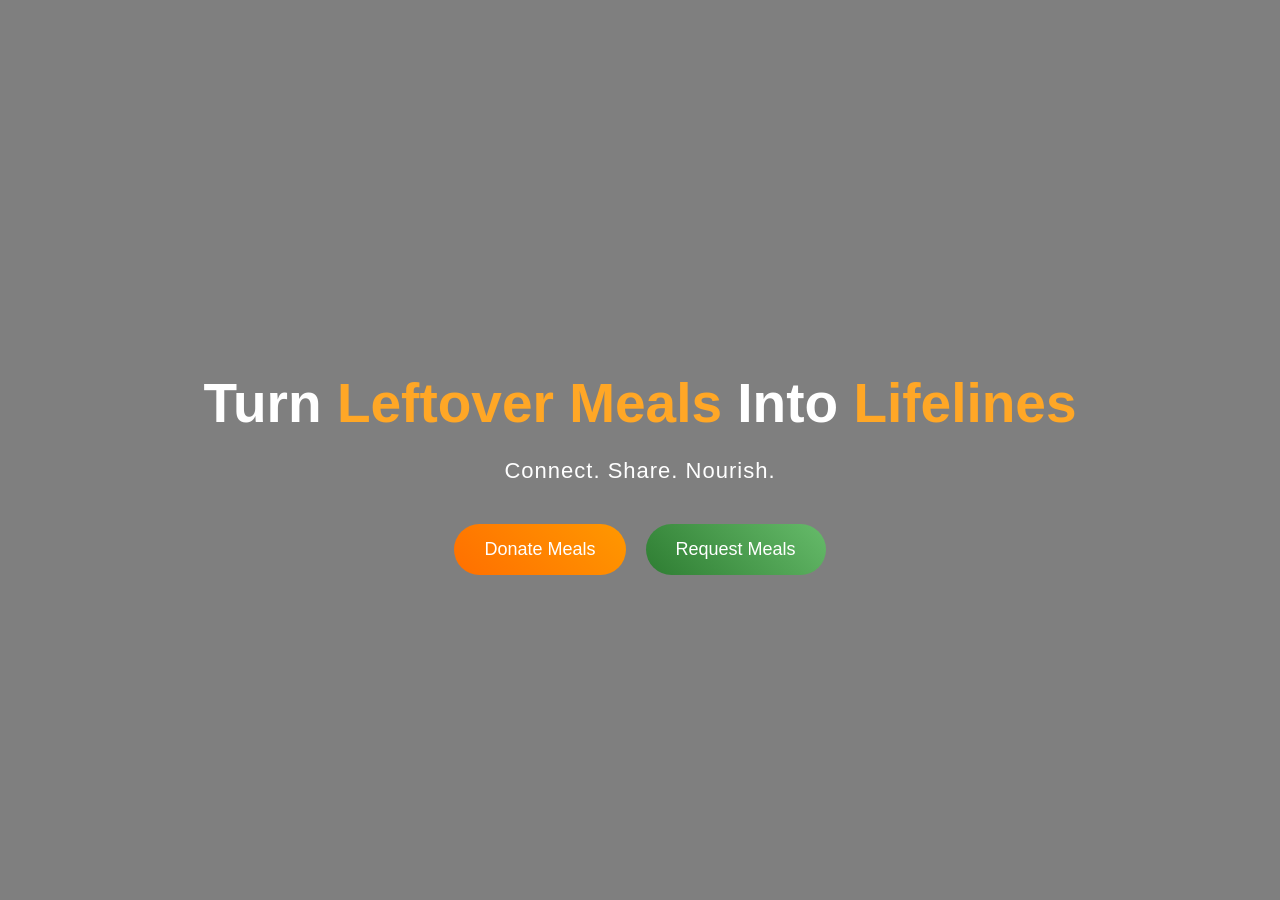
<file: index.html>
<!DOCTYPE html>
<html lang="en">
<head>
    <meta charset="UTF-8">
    <meta name="viewport" content="width=device-width, initial-scale=1.0">
    <title>Document</title>
    <style>
        body {
          margin: 0;
          font-family: Arial;
          background: url("https://images.unsplash.com/photo-1600891964599-f61ba0e24092") no-repeat center center/cover;
        }
        .hero {
        height: 100vh;
        display: flex;
        align-items: center;
        justify-content: center;
        position: relative;
        }

        /* Dark overlay like your image */
        .hero::before {
        content: "";
        position: absolute;
        top: 0;
        left: 0;
        width: 100%;
        height: 100%;
        background: rgba(0, 0, 0, 0.5);
        }

        .overlay {
        position: relative;
        text-align: center;
        color: white;
        z-index: 1;
        padding: 20px;
        }

        .overlay h1 {
        font-size: 55px;
        font-weight: bold;
        margin-bottom: 20px;
        line-height: 1.2;
        }

        .overlay h1 span {
        color: #ffa726;
        }

        .highlight {
        color: #ff6f00;
        }

        .overlay p {
        font-size: 22px;
        margin-bottom: 40px;
        letter-spacing: 1px;
        }

        /* Buttons */
        .buttons {
        display: flex;
        justify-content: center;
        gap: 20px;
        flex-wrap: wrap;
        }

        .buttons button {
        padding: 15px 30px;
        font-size: 18px;
        border: none;
        border-radius: 40px;
        cursor: pointer;
        transition: 0.3s ease;
        }

        /* Donate Button */
        .donate {
        background: linear-gradient(45deg, #ff6f00, #ff9800);
        color: white;
        }

        /* Request Button */
        .request {
        background: linear-gradient(45deg, #2e7d32, #66bb6a);
        color: white;
        }

        .buttons button:hover {
        transform: scale(1.05);
        opacity: 0.9;
        }
    </style>
</head>
<body>
    <section class="hero">
  <div class="overlay">
    <h1>
      Turn <span>Leftover Meals</span> Into <span class="highlight">Lifelines</span>
    </h1>
    <p>Connect. Share. Nourish.</p>

    <div class="buttons">
      <button class="donate" onclick="goToDonate()">Donate Meals</button>
      <button class="request" onclick="goToRequest()">Request Meals</button>
    </div>
    <script>
    function goToDonate() {
    window.location.href = "donate.html";
    }
    function goToRequest() {
    window.location.href = "request.html";
    }
    </script>
  </div>
  </section>
</body>
</html>
</file>
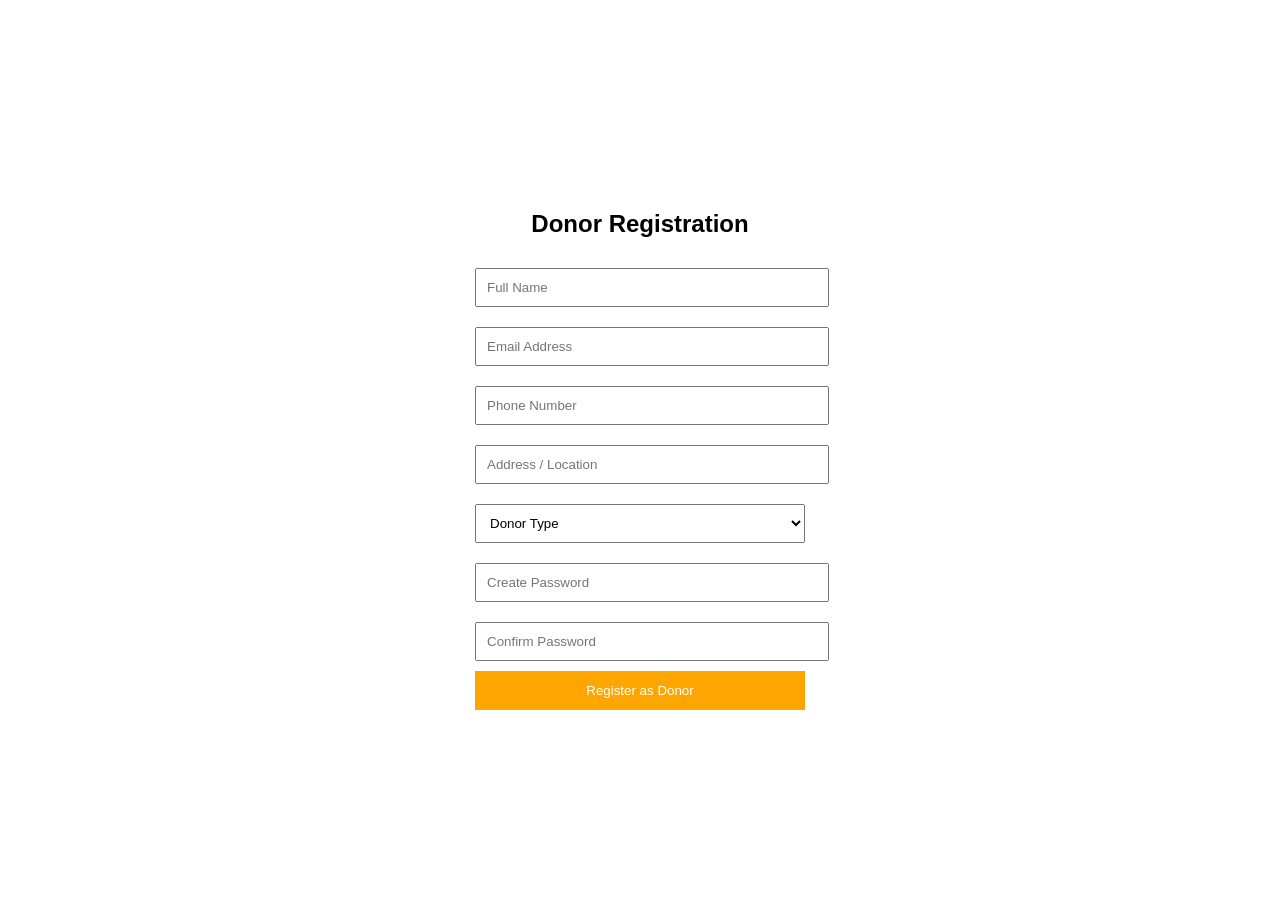
<file: donate.html>
<!DOCTYPE html>
<html>
<head>
  <title>Donor Registration</title>
  <link rel="stylesheet" href="style.css">
</head>
<body>
<div class="container">
  <form class="form">

    <h2>Donor Registration</h2>

    <!-- Personal Details -->
    <input type="text" placeholder="Full Name" required>

    <input type="email" placeholder="Email Address" required>

    <input type="text" placeholder="Phone Number" required>

    <!-- Address -->
    <input type="text" placeholder="Address / Location" required>

    <!-- Donor Type -->
    <select required>
      <option value="">Donor Type</option>
      <option>Individual</option>
      <option>Restaurant</option>
      <option>NGO</option>
    </select>

    <!-- Password -->
    <input type="password" placeholder="Create Password" required>

    <input type="password" placeholder="Confirm Password" required>

    <!-- Submit -->
    <button type="submit" onclick="goTodonMod()">Register as Donor</button>
    <script>
      function goTodonMod(){
        window.location.href = "donorDashboard.html";
      }
    </script>
  </form>
</div>

</body>
</html>
</file>
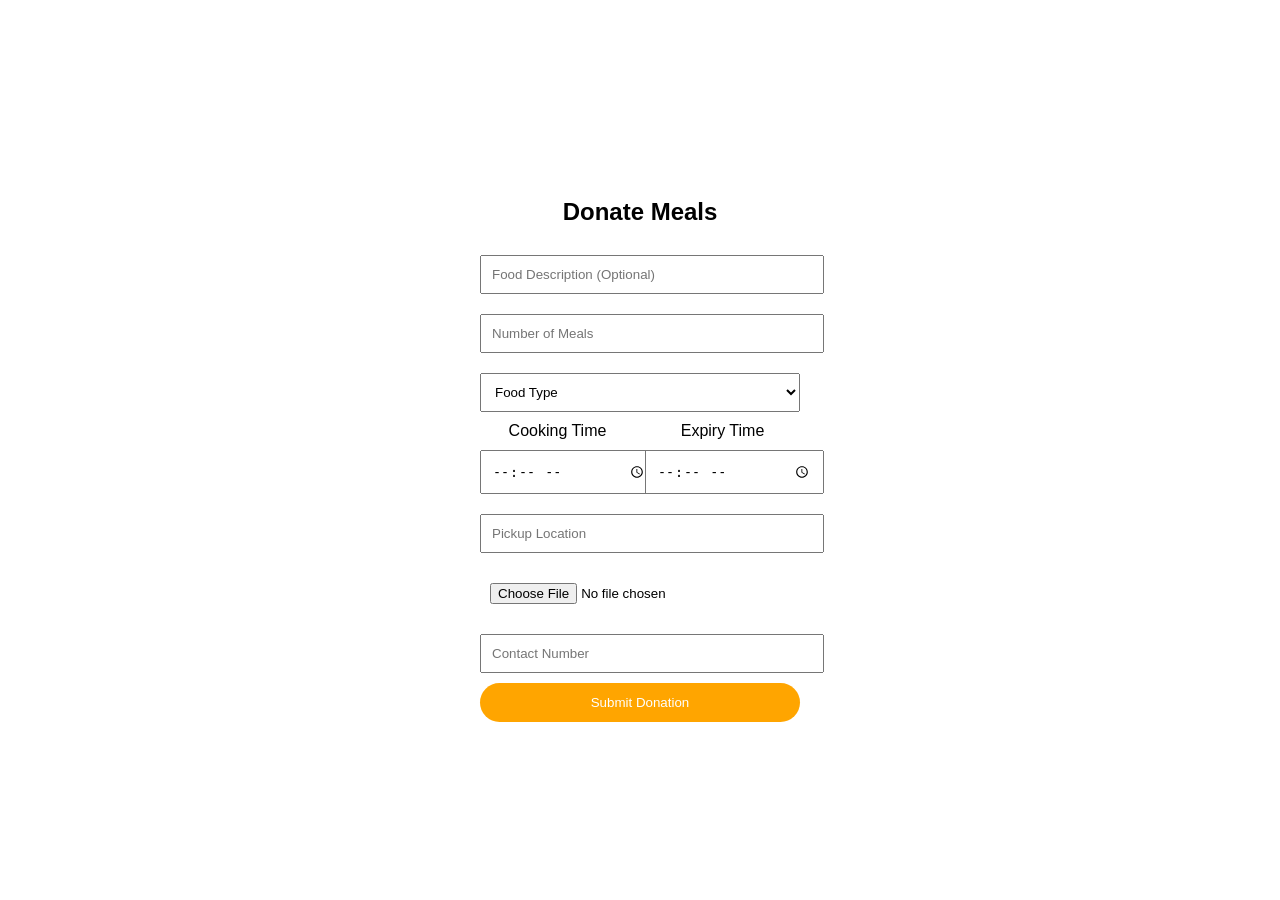
<file: donateform.html>
<!DOCTYPE html>
<html>
<head>
  <title>Donate Meals</title>
  <style>
    body {
      margin: 0;
      font-family: Arial;
      background: url("https://images.unsplash.com/photo-1600891964599-f61ba0e24092") no-repeat center center/cover;
    }

    .container {
      height: 100vh;
      display: flex;
      justify-content: center;
      align-items: center;
    }

    .form {
      background: white;
      padding: 25px;
      width: 320px;
      border-radius: 10px;
      text-align: center;
    }

    input, select {
      width: 100%;
      padding: 10px;
      margin: 10px 0;
    }

    .row {
      display: flex;
      gap: 10px;
    }

    .row div {
      width: 50%;
    }

    button {
      width: 100%;
      padding: 12px;
      background: orange;
      color: white;
      border: none;
      border-radius: 20px;
      cursor: pointer;
    }

    /* SUCCESS POPUP */
    .popup {
      position: fixed;
      top: 0;
      left: 0;
      width: 100%;
      height: 100%;
      background: rgba(0,0,0,0.6);
      display: none;
      justify-content: center;
      align-items: center;
    }

    .popup-box {
      background: white;
      padding: 30px;
      border-radius: 15px;
      text-align: center;
      width: 350px;
    }

    .check {
      font-size: 50px;
      color: green;
    }

    .popup-box h2 {
      margin: 10px 0;
    }

    .popup-box p {
      color: #555;
    }

    .popup-buttons {
      margin-top: 20px;
      display: flex;
      gap: 10px;
    }

    .popup-buttons button {
      flex: 1;
    }

    .ok {
      background: gray;
    }

  </style>
</head>
<body>

<div class="container">

  <form class="form" onsubmit="showPopup(event)">
    <h2>Donate Meals</h2>

    <input type="text" placeholder="Food Description (Optional)">
    <input type="number" placeholder="Number of Meals" required>

    <select required>
      <option>Food Type</option>
      <option>Veg</option>
      <option>Non-Veg</option>
    </select>

    <div class="row">
      <div>
        <label>Cooking Time</label>
        <input type="time">
      </div>
      <div>
        <label>Expiry Time</label>
        <input type="time">
      </div>
    </div>

    <input type="text" placeholder="Pickup Location">
    <input type="file">
    <input type="text" placeholder="Contact Number">

    <button type="submit">Submit Donation</button>
  </form>

</div>

<!-- SUCCESS POPUP -->
<div class="popup" id="popup">
  <div class="popup-box">
    <div class="check">✔</div>
    <h2>Thank You!</h2>
    <p>Your donation has been successfully submitted 🎉</p>
    <p>Volunteers will contact you soon.</p>

    <div class="popup-buttons">
      <button onclick="goToDashboard()">Back to Dashboard</button>
      <button class="ok" onclick="closePopup()">OK</button>
    </div>
  </div>
</div>

<script>
function showPopup(event) {
  event.preventDefault(); // stop form refresh
  document.getElementById("popup").style.display = "flex";
}

function closePopup() {
  document.getElementById("popup").style.display = "none";
}

function goToDashboard() {
  window.location.href = "donorDashboard.html";
}
</script>

</body>
</html>
</file>
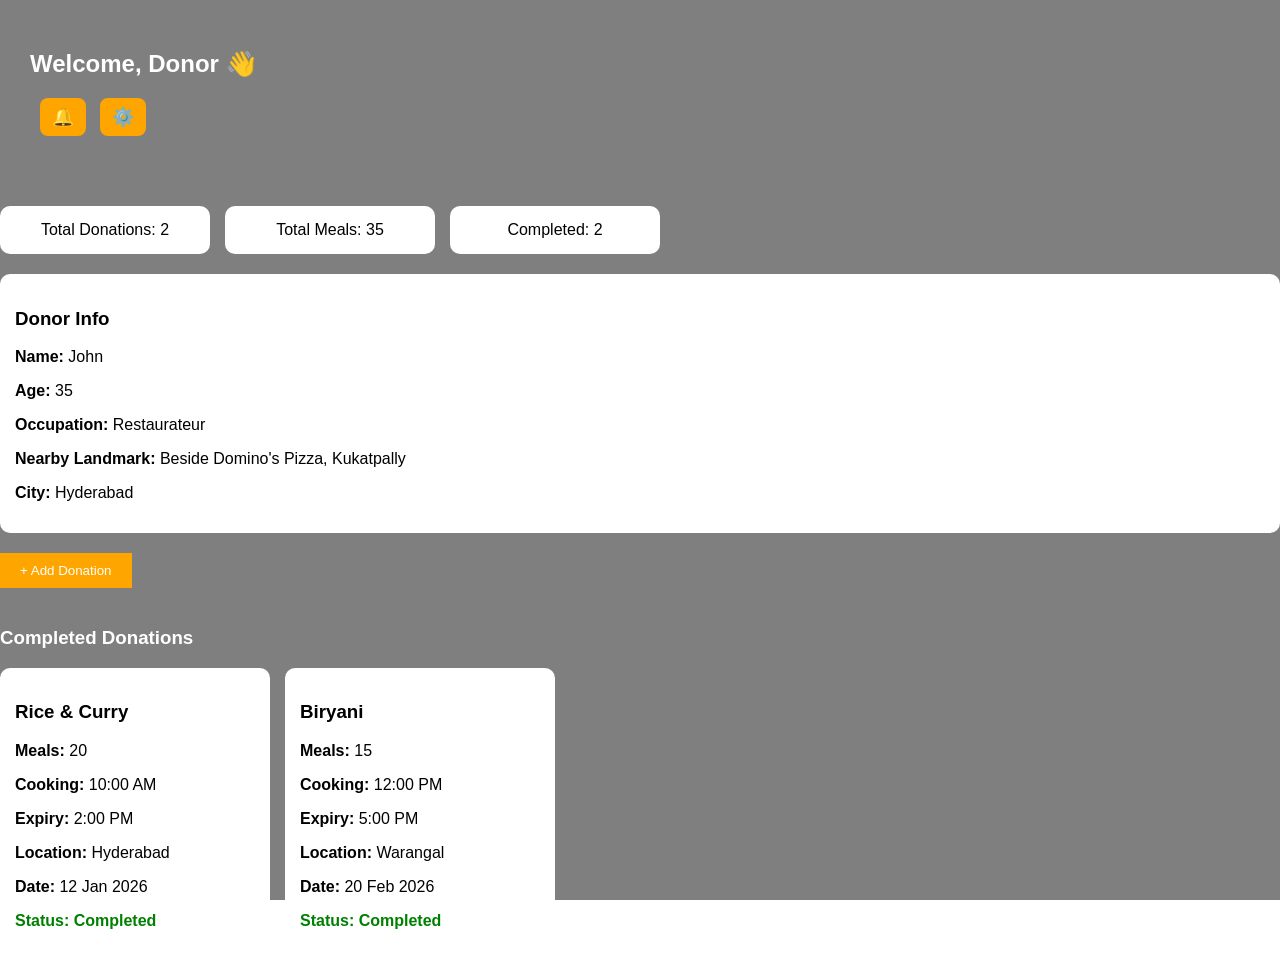
<file: donorDashboard.html>
<!DOCTYPE html>
<html>
<head>
  <title>Donor Dashboard</title>
  <style>

    body {
      margin: 0;
      font-family: Arial;
      background: url("https://images.unsplash.com/photo-1600891964599-f61ba0e24092") no-repeat center center/cover;
      color: white;
    }

    /* Overlay */
    body::before {
      content: "";
      position: fixed;
      width: 100%;
      height: 100%;
      background: rgba(0,0,0,0.5);
      top: 0;
      left: 0;
      z-index: -1;
    }

    .dashboard {
      padding: 30px;
    }

    /* Summary */
    .summary {
      display: flex;
      gap: 15px;
      margin: 20px 0;
    }

    .box {
      background: white;
      color: black;
      padding: 15px;
      border-radius: 10px;
      width: 180px;
      text-align: center;
    }

    /* Profile */
    .profile {
      background: white;
      color: black;
      padding: 15px;
      border-radius: 10px;
      margin-bottom: 20px;
    }

    /* Cards */
    .cards {
      display: flex;
      gap: 15px;
      flex-wrap: wrap;
    }

    .card {
      background: white;
      color: black;
      padding: 15px;
      width: 240px;
      border-radius: 10px;
    }

    .completed {
      color: green;
      font-weight: bold;
    }
    .header {
    display: flex;
    justify-content: space-between;
    align-items: center;
    }
    .top-buttons button {
      margin-left: 10px;
      padding: 8px 12px;
      font-size: 18px;
      border-radius: 8px;
    }
    button {
      padding: 10px 20px;
      background: orange;
      border: none;
      color: white;
      margin-bottom: 20px;
      cursor: pointer;
    }

  </style>
</head>
<body>

<div class="dashboard">
  <div class="header"></div>
  <h2>Welcome, Donor 👋</h2>
  <div class="top-buttons">
    <button onclick="openNotifications()">🔔</button>
    <button onclick="openSettings()">⚙️</button>
  </div>
</div>
  <!-- Summary -->
  <div class="summary">
    <div class="box" id="totalDonations"></div>
    <div class="box" id="totalMeals"></div>
    <div class="box" id="completedCount"></div>
  </div>

  <!-- Profile -->
  <div class="profile">
    <h3>Donor Info</h3>
    <p><b>Name:</b> John</p>
    <p><b>Age:</b> 35</p>
    <p><b>Occupation:</b> Restaurateur</p>
    <p><b>Nearby Landmark:</b> Beside Domino's Pizza, Kukatpally</p>
    <p><b>City:</b> Hyderabad</p>
  </div>

  <!-- Button -->
  <button onclick="goToDonate()">+ Add Donation</button>

  <!-- Completed -->
  <h3>Completed Donations</h3>
  <div id="completedList" class="cards"></div>

</div>

<script>

const donations = [
  {
    meal: "Rice & Curry",
    quantity: 20,
    cookingTime: "10:00 AM",
    expiryTime: "2:00 PM",
    location: "Hyderabad",
    date: "12 Jan 2026",
    status: "Completed"
  },
  {
    meal: "Biryani",
    quantity: 15,
    cookingTime: "12:00 PM",
    expiryTime: "5:00 PM",
    location: "Warangal",
    date: "20 Feb 2026",
    status: "Completed"
  }
];

const completedContainer = document.getElementById("completedList");

let totalMeals = 0;
let completedCount = 0;

donations.forEach(d => {
  totalMeals += d.quantity;

  const card = document.createElement("div");
  card.classList.add("card");

  card.innerHTML = `
    <h3>${d.meal}</h3>
    <p><b>Meals:</b> ${d.quantity}</p>
    <p><b>Cooking:</b> ${d.cookingTime}</p>
    <p><b>Expiry:</b> ${d.expiryTime}</p>
    <p><b>Location:</b> ${d.location}</p>
    <p><b>Date:</b> ${d.date}</p>
    <p class="completed">Status: ${d.status}</p>
  `;

  completedContainer.appendChild(card);
  completedCount++;
});

// Summary
document.getElementById("totalDonations").innerText =
  "Total Donations: " + donations.length;

document.getElementById("totalMeals").innerText =
  "Total Meals: " + totalMeals;

document.getElementById("completedCount").innerText =
  "Completed: " + completedCount;

// Navigation
function goToDonate() {
  window.location.href = "donateform.html";
}
function openSettings() {
  alert("Settings page coming soon ⚙️");
}

function openNotifications() {
  alert("No new notifications 🔔");
}
</script>

</body>
</html>
</file>
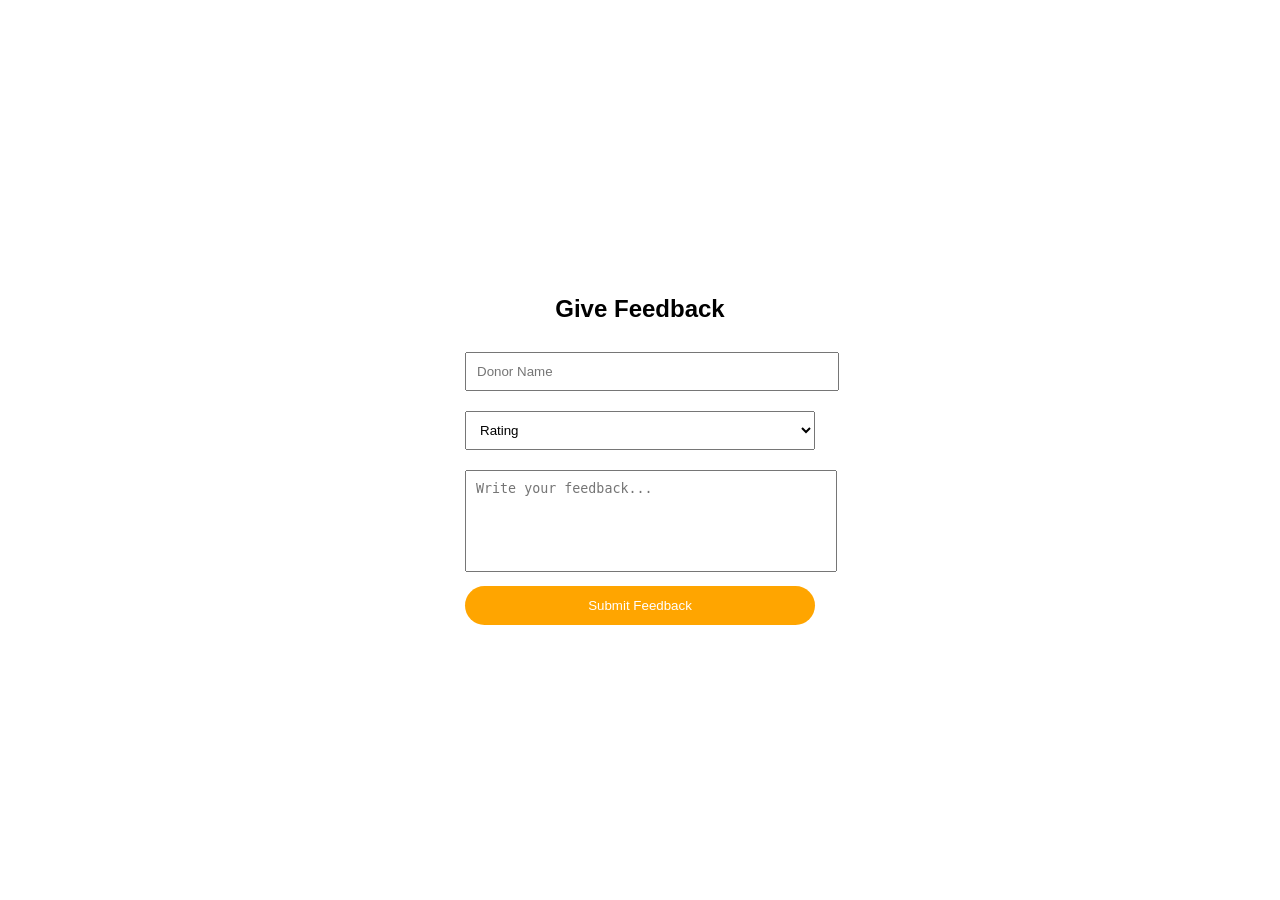
<file: feedback.html>
<!DOCTYPE html>
<html>
<head>
  <title>Feedback</title>
  <style>

    body {
      margin: 0;
      font-family: Arial;
      background: url("https://images.unsplash.com/photo-1600891964599-f61ba0e24092") no-repeat center center/cover;
    }

    .container {
      height: 100vh;
      display: flex;
      justify-content: center;
      align-items: center;
    }

    .form {
      background: white;
      padding: 25px;
      width: 350px;
      border-radius: 10px;
      text-align: center;
    }

    input, textarea, select {
      width: 100%;
      padding: 10px;
      margin: 10px 0;
    }

    textarea {
      resize: none;
      height: 80px;
    }

    button {
      width: 100%;
      padding: 12px;
      background: orange;
      color: white;
      border: none;
      border-radius: 20px;
      cursor: pointer;
    }

    /* Popup */
    .popup {
      position: fixed;
      top: 0;
      left: 0;
      width: 100%;
      height: 100%;
      background: rgba(0,0,0,0.6);
      display: none;
      justify-content: center;
      align-items: center;
    }

    .popup-box {
      background: white;
      padding: 30px;
      border-radius: 15px;
      text-align: center;
      width: 300px;
    }

    .check {
      font-size: 40px;
      color: green;
    }

  </style>
</head>
<body>

<div class="container">

  <form class="form" onsubmit="submitFeedback(event)">
    <h2>Give Feedback</h2>

    <!-- Donor Name -->
    <input type="text" placeholder="Donor Name" required>

    <!-- Rating -->
    <select required>
      <option>Rating</option>
      <option>⭐ 1 - Poor</option>
      <option>⭐⭐ 2 - Fair</option>
      <option>⭐⭐⭐ 3 - Good</option>
      <option>⭐⭐⭐⭐ 4 - Very Good</option>
      <option>⭐⭐⭐⭐⭐ 5 - Excellent</option>
    </select>

    <!-- Comment -->
    <textarea placeholder="Write your feedback..." required></textarea>

    <!-- Submit -->
    <button type="submit">Submit Feedback</button>
  </form>

</div>

<!-- SUCCESS POPUP -->
<div class="popup" id="popup">
  <div class="popup-box">
    <div class="check">✔</div>
    <h3>Thank You!</h3>
    <p>Your feedback has been submitted.</p>
    <button onclick="goToDashboard()">Back</button>
  </div>
</div>

<script>
function submitFeedback(event) {
  event.preventDefault();
  document.getElementById("popup").style.display = "flex";
}

function goToDashboard() {
  window.location.href = "requestDashboard.html";
}
</script>

</body>
</html>
</file>
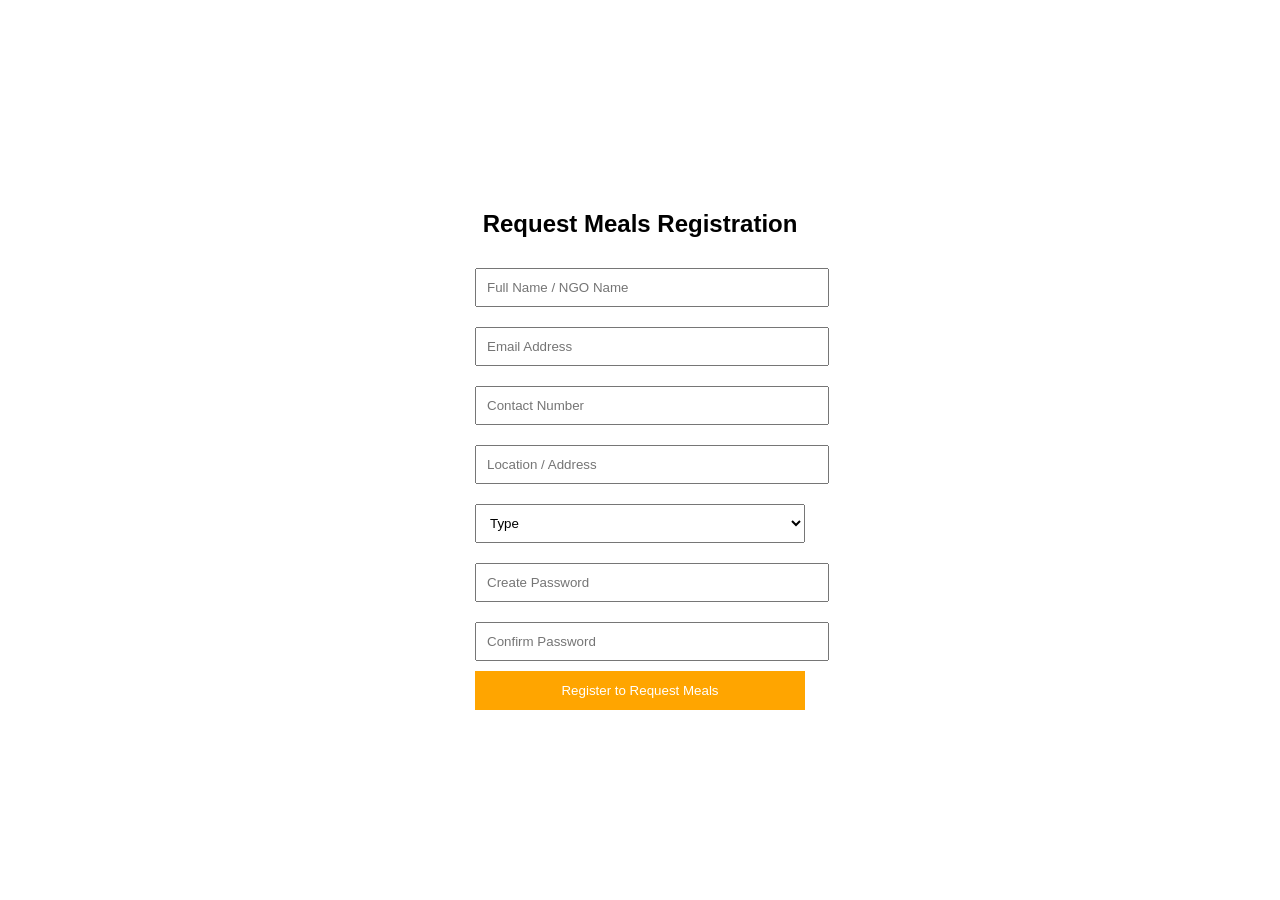
<file: request.html>
<!DOCTYPE html>
<html>
<head>
  <title>Request Meals Registration</title>
  <link rel="stylesheet" href="style.css">
</head>
<body>

<div class="container">
  <form class="form">

    <h2>Request Meals Registration</h2>

    <!-- Name -->
    <input type="text" placeholder="Full Name / NGO Name" required>

    <!-- Email -->
    <input type="email" placeholder="Email Address" required>

    <!-- Phone -->
    <input type="text" placeholder="Contact Number" required>

    <!-- Location -->
    <input type="text" placeholder="Location / Address" required>

    <!-- Type -->
    <select required>
      <option value="">Type</option>
      <option>Individual</option>
      <option>NGO</option>
    </select>
    <!-- Password (optional but recommended) -->
    <input type="password" placeholder="Create Password">

    <input type="password" placeholder="Confirm Password">

    <!-- Submit -->
    <button type="submit" onclick="goToreqDash()">Register to Request Meals</button>
    <script>
      function goToreqDash(){
        window.location.href = "requestDashboard.html";
      }
    </script>
  </form>
</div>

</body>
</html>
</file>
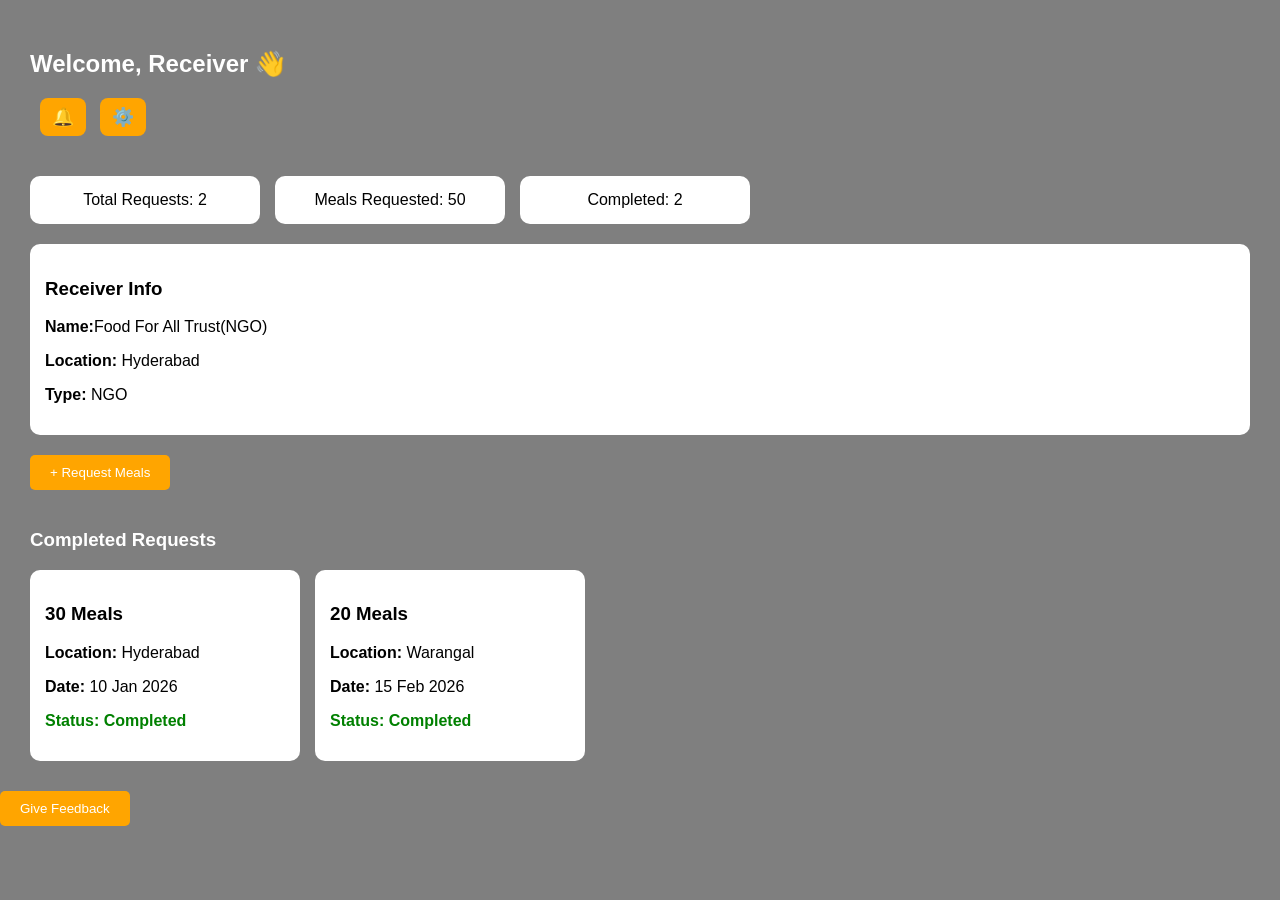
<file: requestDashboard.html>
<!DOCTYPE html>
<html>
<head>
  <title>Request Dashboard</title>
  <style>
    body {
      margin: 0;
      font-family: Arial;
      background: url("https://images.unsplash.com/photo-1600891964599-f61ba0e24092") no-repeat center center/cover;
      color: white;
    }

    body::before {
      content: "";
      position: fixed;
      width: 100%;
      height: 100%;
      background: rgba(0,0,0,0.5);
      top: 0;
      left: 0;
      z-index: -1;
    }

    .dashboard {
      padding: 30px;
    }

    /* Summary */
    .summary {
      display: flex;
      gap: 15px;
      margin: 20px 0;
    }

    .box {
      background: white;
      color: black;
      padding: 15px;
      border-radius: 10px;
      width: 200px;
      text-align: center;
    }

    /* Profile */
    .profile {
      background: white;
      color: black;
      padding: 15px;
      border-radius: 10px;
      margin-bottom: 20px;
    }

    /* Cards */
    .cards {
      display: flex;
      gap: 15px;
      flex-wrap: wrap;
    }

    .card {
      background: white;
      color: black;
      padding: 15px;
      width: 240px;
      border-radius: 10px;
    }

    .completed {
      color: green;
      font-weight: bold;
    }

    button {
      padding: 10px 20px;
      background: orange;
      border: none;
      color: white;
      margin-bottom: 20px;
      cursor: pointer;
      border-radius: 5px;
    }
    .header {
    display: flex;
    justify-content: space-between;
    align-items: center;
    }
    .top-buttons button {
      margin-left: 10px;
      padding: 8px 12px;
      font-size: 18px;
      border-radius: 8px;
    }

  </style>
</head>
<body>

<div class="dashboard">

  <h2>Welcome, Receiver 👋</h2>
  <div class="top-buttons">
    <button onclick="openNotifications()">🔔</button>
    <button onclick="openSettings()">⚙️</button>
  </div>
  <!-- Summary -->
  <div class="summary">
    <div class="box" id="totalRequests"></div>
    <div class="box" id="totalMeals"></div>
    <div class="box" id="completedCount"></div>
  </div>

  <!-- Profile -->
  <div class="profile">
    <h3>Receiver Info</h3>
    <p><b>Name:</b>Food For All Trust(NGO)</p>
    <p><b>Location:</b> Hyderabad</p>
    <p><b>Type:</b> NGO</p>
  </div>

  <!-- Button -->
  <button onclick="goToRequest()">+ Request Meals</button>

  <!-- Completed Requests -->
  <h3>Completed Requests</h3>
  <div id="requestList" class="cards"></div>

</div>

<script>

const requests = [
  {
    meals: 30,
    location: "Hyderabad",
    date: "10 Jan 2026",
    status: "Completed"
  },
  {
    meals: 20,
    location: "Warangal",
    date: "15 Feb 2026",
    status: "Completed"
  }
];

const container = document.getElementById("requestList");

let totalMeals = 0;
let completedCount = 0;

requests.forEach(r => {
  totalMeals += r.meals;

  const card = document.createElement("div");
  card.classList.add("card");

  card.innerHTML = `
    <h3>${r.meals} Meals</h3>
    <p><b>Location:</b> ${r.location}</p>
    <p><b>Date:</b> ${r.date}</p>
    <p class="completed"><b>Status:</b> ${r.status}</p>
  `;

  container.appendChild(card);
  completedCount++;
});

// Summary
document.getElementById("totalRequests").innerText =
  "Total Requests: " + requests.length;

document.getElementById("totalMeals").innerText =
  "Meals Requested: " + totalMeals;

document.getElementById("completedCount").innerText =
  "Completed: " + completedCount;

// Navigation
function goToRequest() {
  window.location.href = "requestForm.html";
}
</script>
<button onclick="goToFeedback()">Give Feedback</button>

<script>
function goToFeedback() {
  window.location.href = "feedback.html";
}
function openSettings() {
  alert("Settings page coming soon ⚙️");
}
function openNotifications() {
  alert("No new notifications 🔔");
}
</script>

</body>
</html>
</file>
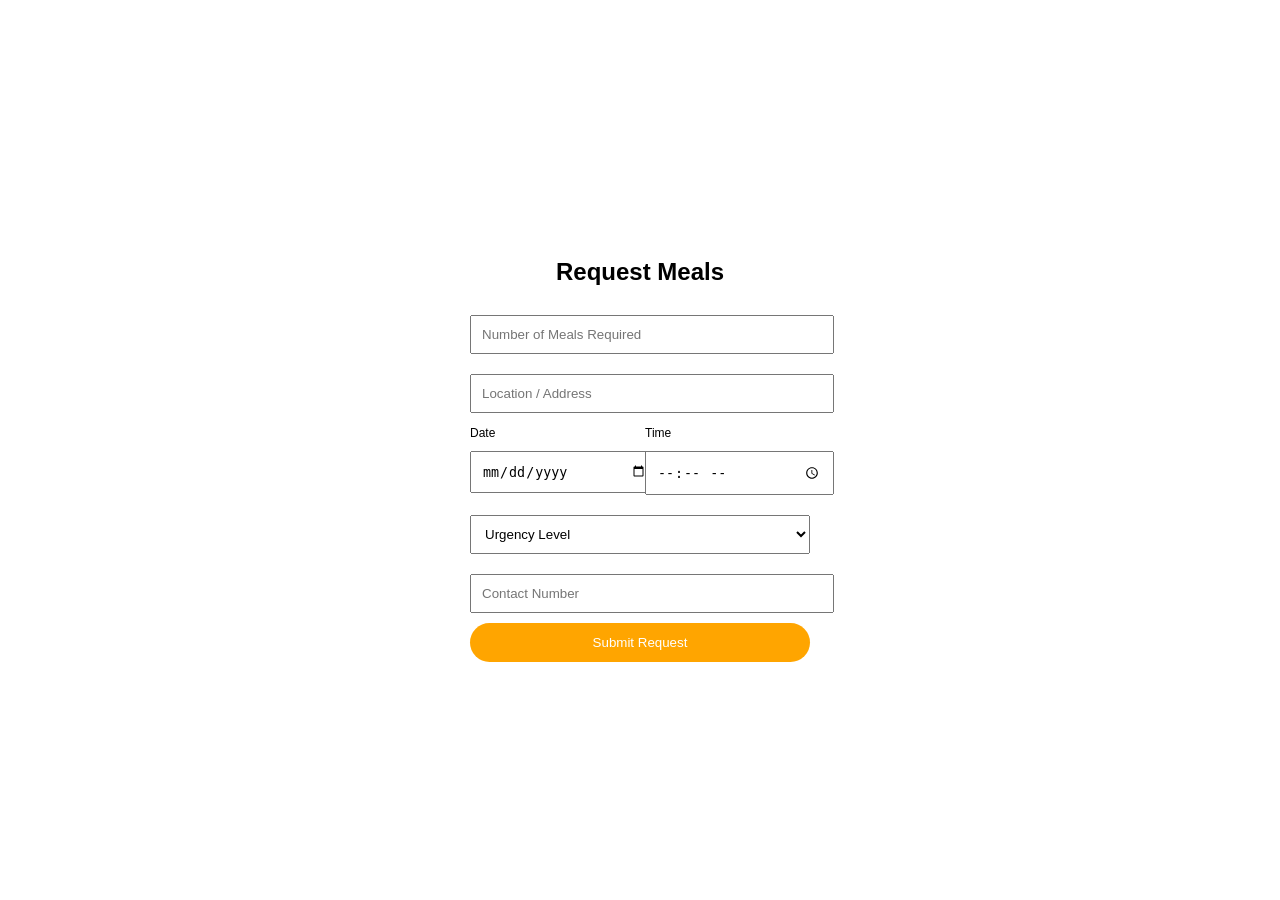
<file: requestForm.html>
<!DOCTYPE html>
<html>
<head>
  <title>Request Meals</title>
  <style>

    body {
      margin: 0;
      font-family: Arial;
      background: url("https://images.unsplash.com/photo-1600891964599-f61ba0e24092") no-repeat center center/cover;
    }

    .container {
      height: 100vh;
      display: flex;
      justify-content: center;
      align-items: center;
    }

    .form {
      background: white;
      padding: 25px;
      width: 340px;
      border-radius: 10px;
      text-align: center;
    }

    input, select {
      width: 100%;
      padding: 10px;
      margin: 10px 0;
    }

    .row {
      display: flex;
      gap: 10px;
    }

    .row div {
      width: 50%;
      text-align: left;
    }

    label {
      font-size: 12px;
    }

    button {
      width: 100%;
      padding: 12px;
      background: orange;
      color: white;
      border: none;
      border-radius: 20px;
      cursor: pointer;
    }

    /* POPUP */
    .popup {
      position: fixed;
      top: 0;
      left: 0;
      width: 100%;
      height: 100%;
      background: rgba(0,0,0,0.6);
      display: none;
      justify-content: center;
      align-items: center;
    }

    .popup-box {
      background: white;
      padding: 30px;
      border-radius: 15px;
      text-align: center;
      width: 350px;
    }

    .check {
      font-size: 50px;
      color: green;
    }

    .popup-buttons {
      margin-top: 20px;
      display: flex;
      gap: 10px;
    }

    .ok {
      background: gray;
    }

  </style>
</head>
<body>

<div class="container">

  <form class="form" onsubmit="showPopup(event)">
    <h2>Request Meals</h2>

    <input type="number" placeholder="Number of Meals Required" required>
    <input type="text" placeholder="Location / Address" required>

    <div class="row">
      <div>
        <label>Date</label>
        <input type="date" required>
      </div>
      <div>
        <label>Time</label>
        <input type="time" required>
      </div>
    </div>

    <select>
      <option>Urgency Level</option>
      <option>Low</option>
      <option>Medium</option>
      <option>High</option>
    </select>

    <input type="text" placeholder="Contact Number" required>

    <button type="submit">Submit Request</button>
  </form>

</div>

<!-- SUCCESS POPUP -->
<div class="popup" id="popup">
  <div class="popup-box">
    <div class="check">✔</div>
    <h2>Request Sent!</h2>
    <p>Your meal request has been successfully submitted 🎉</p>
    <p>Nearby donors will respond soon.</p>

    <div class="popup-buttons">
      <button onclick="goToDashboard()">Back to Dashboard</button>
      <button class="ok" onclick="closePopup()">OK</button>
    </div>
  </div>
</div>

<script>
function showPopup(event) {
  event.preventDefault();
  document.getElementById("popup").style.display = "flex";
}

function closePopup() {
  document.getElementById("popup").style.display = "none";
}

function goToDashboard() {
  window.location.href = "requestDashboard.html";
}
</script>

</body>
</html>
</file>
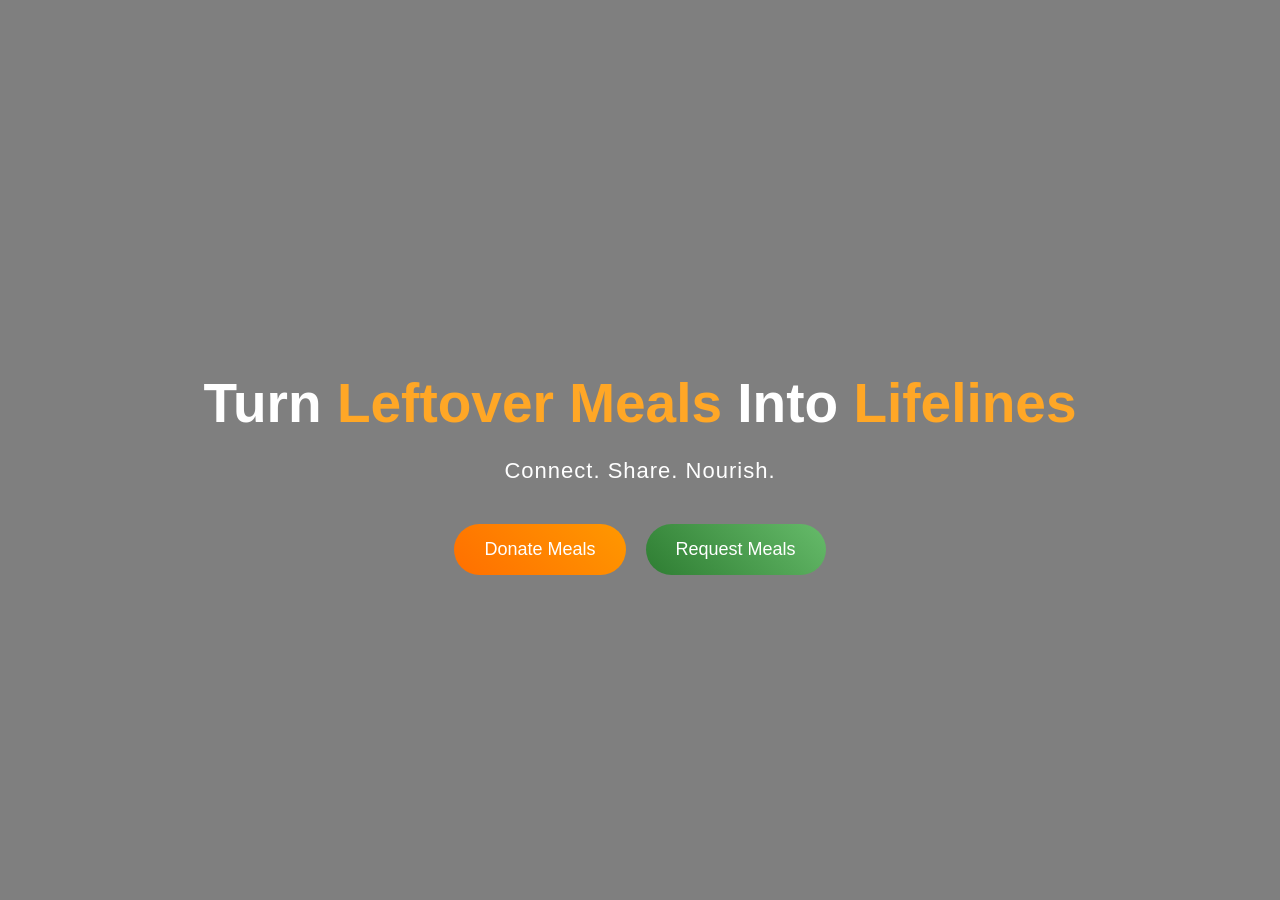
<file: start.html>
<!DOCTYPE html>
<html lang="en">
<head>
    <meta charset="UTF-8">
    <meta name="viewport" content="width=device-width, initial-scale=1.0">
    <title>Document</title>
    <style>
        body {
          margin: 0;
          font-family: Arial;
          background: url("https://images.unsplash.com/photo-1600891964599-f61ba0e24092") no-repeat center center/cover;
        }
        .hero {
        height: 100vh;
        display: flex;
        align-items: center;
        justify-content: center;
        position: relative;
        }

        /* Dark overlay like your image */
        .hero::before {
        content: "";
        position: absolute;
        top: 0;
        left: 0;
        width: 100%;
        height: 100%;
        background: rgba(0, 0, 0, 0.5);
        }

        .overlay {
        position: relative;
        text-align: center;
        color: white;
        z-index: 1;
        padding: 20px;
        }

        .overlay h1 {
        font-size: 55px;
        font-weight: bold;
        margin-bottom: 20px;
        line-height: 1.2;
        }

        .overlay h1 span {
        color: #ffa726;
        }

        .highlight {
        color: #ff6f00;
        }

        .overlay p {
        font-size: 22px;
        margin-bottom: 40px;
        letter-spacing: 1px;
        }

        /* Buttons */
        .buttons {
        display: flex;
        justify-content: center;
        gap: 20px;
        flex-wrap: wrap;
        }

        .buttons button {
        padding: 15px 30px;
        font-size: 18px;
        border: none;
        border-radius: 40px;
        cursor: pointer;
        transition: 0.3s ease;
        }

        /* Donate Button */
        .donate {
        background: linear-gradient(45deg, #ff6f00, #ff9800);
        color: white;
        }

        /* Request Button */
        .request {
        background: linear-gradient(45deg, #2e7d32, #66bb6a);
        color: white;
        }

        .buttons button:hover {
        transform: scale(1.05);
        opacity: 0.9;
        }
    </style>
</head>
<body>
    <section class="hero">
  <div class="overlay">
    <h1>
      Turn <span>Leftover Meals</span> Into <span class="highlight">Lifelines</span>
    </h1>
    <p>Connect. Share. Nourish.</p>

    <div class="buttons">
      <button class="donate" onclick="goToDonate()">Donate Meals</button>
      <button class="request" onclick="goToRequest()">Request Meals</button>
    </div>
    <script>
    function goToDonate() {
    window.location.href = "donate.html";
    }
    function goToRequest() {
    window.location.href = "request.html";
    }
    </script>
  </div>
  </section>
</body>
</html>
</file>
<file: style.css>
body {
  margin: 0;
  font-family: Arial;
  background: url("https://images.unsplash.com/photo-1600891964599-f61ba0e24092") no-repeat center center/cover;
}

/* Background */
.container {
  height: 100vh;
  display: flex;
  justify-content: center;
  align-items: center;
}

/* Form Box */
.form {
  background: white;
  padding: 25px;
  width: 330px;
  border-radius: 10px;
  text-align: center;
}

/* Inputs */
input, select {
  width: 100%;
  padding: 10px;
  margin: 10px 0;
}

/* Button */
button {
  width: 100%;
  padding: 12px;
  background: orange;
  color: white;
  border: none;
  cursor: pointer;
}
</file>
